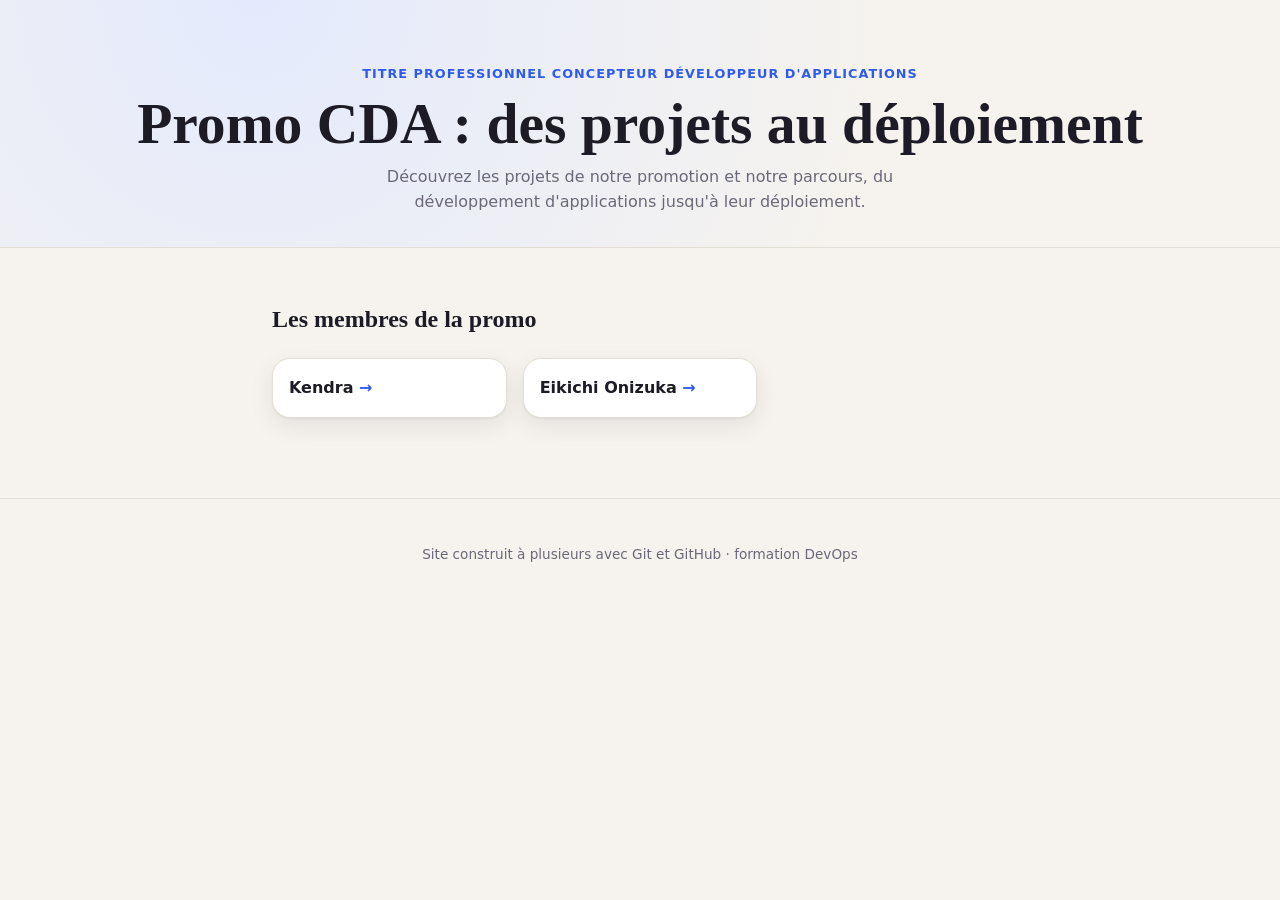
<file: index.html>
<!doctype html>
<html lang="fr">
	<head>
		<meta charset="UTF-8" />
		<meta name="viewport" content="width=device-width, initial-scale=1.0" />
		<title>Promo CDA</title>
		<link rel="stylesheet" href="style.css" />
	</head>
	<body>
		<header class="hero">
			<p class="hero__kicker">
				Titre professionnel Concepteur Développeur d'Applications
			</p>
			<h1 class="hero__title">Promo CDA : des projets au déploiement</h1>
			<p class="hero__intro">
				Découvrez les projets de notre promotion et notre parcours, du
				développement d'applications jusqu'à leur déploiement.
			</p>
		</header>

		<main class="container">
			<h2 class="section-title">Les membres de la promo</h2>

			<ul class="promo">
				<li><a href="cartes/kendra.html">Kendra</a></li>
				<li><a href="cartes/mentor.html">Eikichi Onizuka</a></li>
				<!-- chacun ajoute sa ligne ICI, juste au-dessus de ce commentaire -->
			</ul>
		</main>

		<footer class="footer">
			<p>Site construit à plusieurs avec Git et GitHub · formation DevOps</p>
		</footer>
	</body>
</html>
</file>
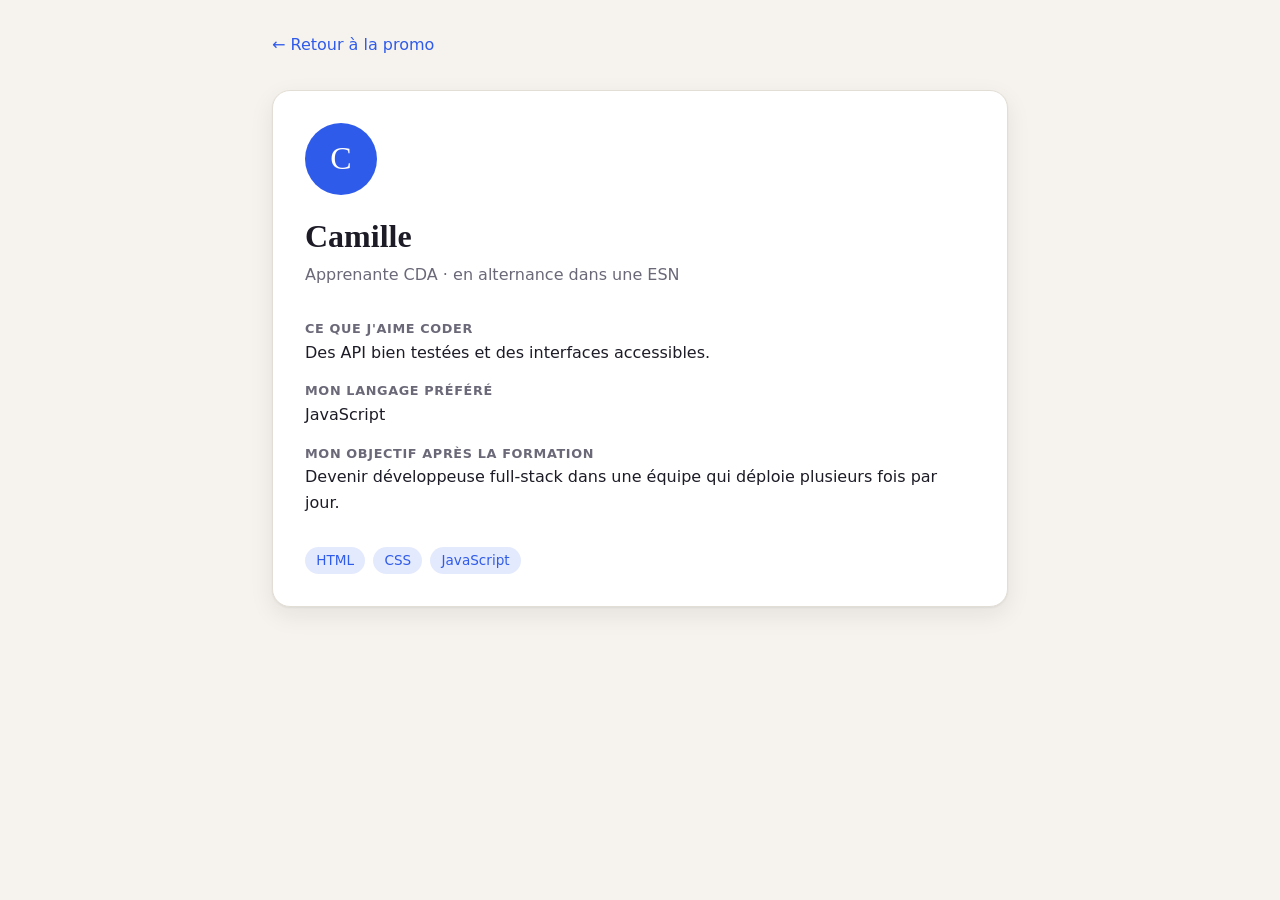
<file: cartes/exemple.html>
<!doctype html>
<html lang="fr">
  <head>
    <meta charset="UTF-8" />
    <meta name="viewport" content="width=device-width, initial-scale=1.0" />
    <title>Camille · Promo CDA</title>
    <link rel="stylesheet" href="../style.css" />
  </head>
  <body>
    <main class="container">
      <a class="back" href="../index.html">← Retour à la promo</a>

      <!-- Copiez ce fichier en cartes/<prenom>.html puis remplacez le contenu. -->
      <article class="card">
        <div class="card__avatar" aria-hidden="true">C</div>
        <h1 class="card__name">Camille</h1>
        <p class="card__role">Apprenante CDA · en alternance dans une ESN</p>

        <dl class="card__facts">
          <dt>Ce que j'aime coder</dt>
          <dd>Des API bien testées et des interfaces accessibles.</dd>

          <dt>Mon langage préféré</dt>
          <dd>JavaScript</dd>

          <dt>Mon objectif après la formation</dt>
          <dd>Devenir développeuse full-stack dans une équipe qui déploie plusieurs fois par jour.</dd>
        </dl>

        <ul class="card__tags">
          <li>HTML</li>
          <li>CSS</li>
          <li>JavaScript</li>
        </ul>
      </article>
    </main>
  </body>
</html>
</file>
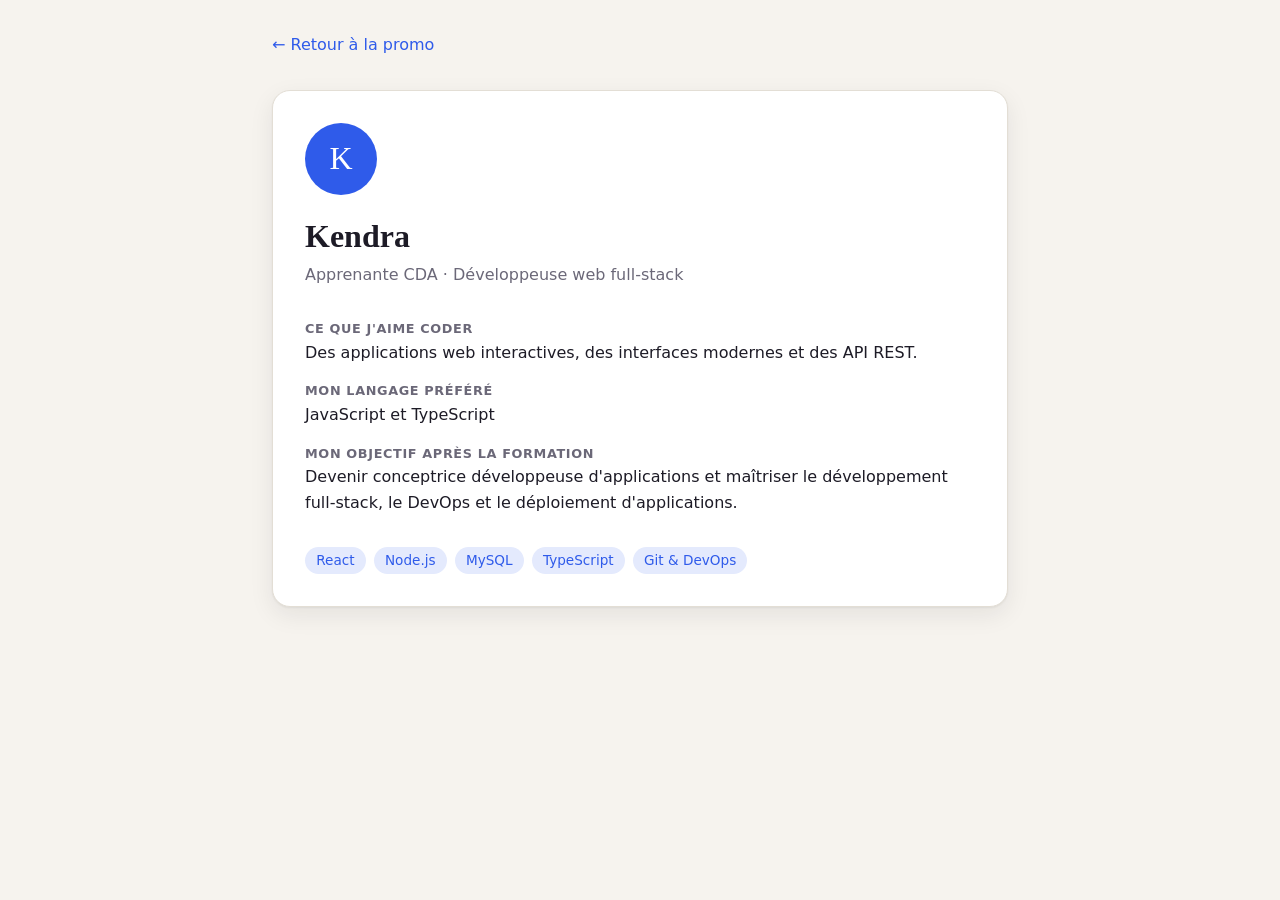
<file: cartes/kendra.html>
<!doctype html>
<html lang="fr">
	<head>
		<meta charset="UTF-8" />
		<meta name="viewport" content="width=device-width, initial-scale=1.0" />
		<title>Kendra · Promo CDA</title>
		<link rel="stylesheet" href="../style.css" />
	</head>
	<body>
		<main class="container">
			<a class="back" href="../index.html"> ← Retour à la promo </a>

			<article class="card">
				<div class="card__avatar" aria-hidden="true">K</div>

				<h1 class="card__name">Kendra</h1>

				<p class="card__role">Apprenante CDA · Développeuse web full-stack</p>

				<dl class="card__facts">
					<dt>Ce que j'aime coder</dt>
					<dd>
						Des applications web interactives, des interfaces modernes et des
						API REST.
					</dd>

					<dt>Mon langage préféré</dt>
					<dd>JavaScript et TypeScript</dd>

					<dt>Mon objectif après la formation</dt>
					<dd>
						Devenir conceptrice développeuse d'applications et maîtriser le
						développement full-stack, le DevOps et le déploiement
						d'applications.
					</dd>
				</dl>

				<ul class="card__tags">
					<li>React</li>
					<li>Node.js</li>
					<li>MySQL</li>
					<li>TypeScript</li>
					<li>Git & DevOps</li>
				</ul>
			</article>
		</main>
	</body>
</html>
</file>
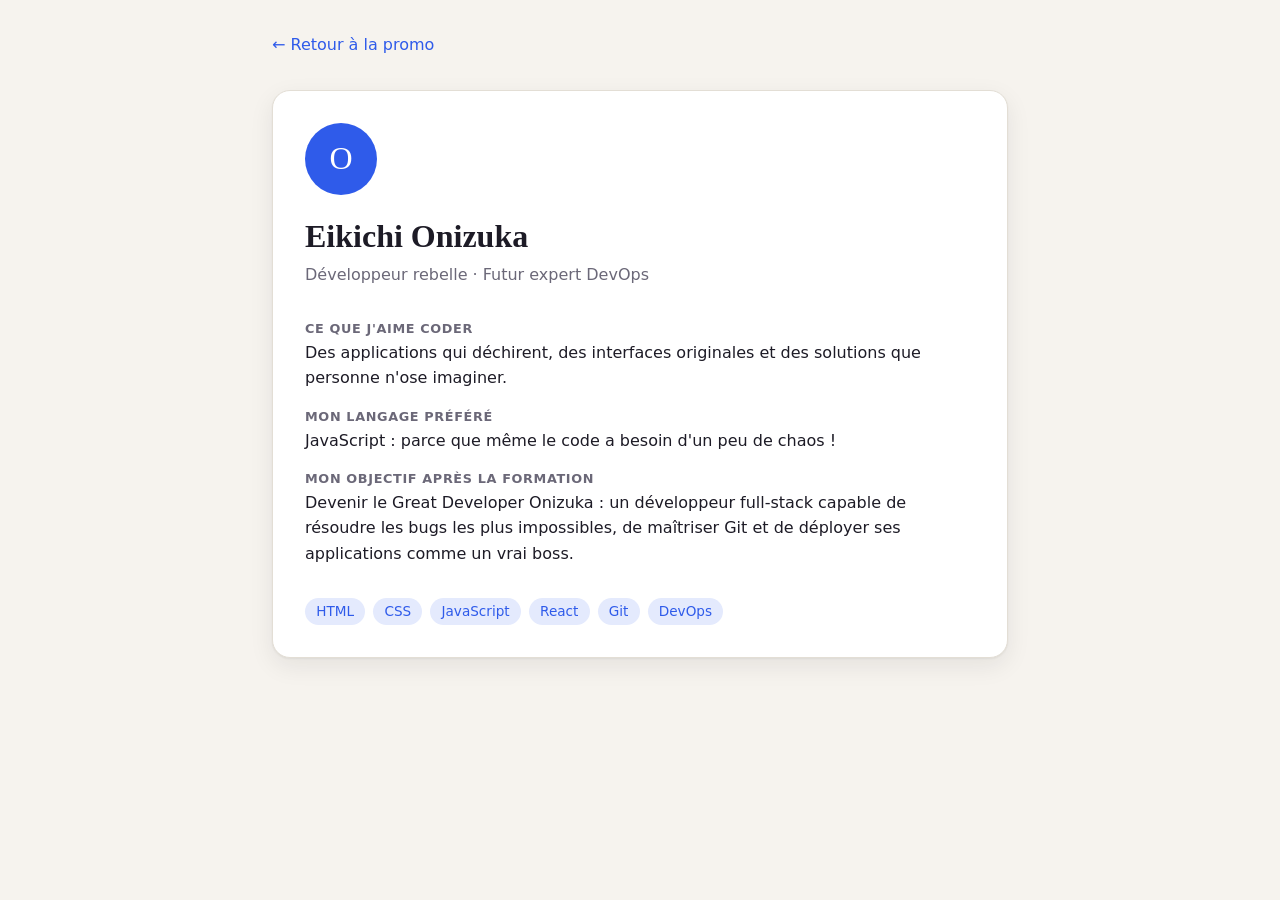
<file: cartes/mentor.html>
<!doctype html>
<html lang="fr">
  <head>
    <meta charset="UTF-8" />
    <meta name="viewport" content="width=device-width, initial-scale=1.0" />
    <title>Eikichi Onizuka · Promo CDA</title>
    <link rel="stylesheet" href="../style.css" />
  </head>

  <body>
    <main class="container">
      <a class="back" href="../index.html">← Retour à la promo</a>

      <article class="card">
        <div class="card__avatar" aria-hidden="true">O</div>

        <h1 class="card__name">Eikichi Onizuka</h1>
        <p class="card__role">
          Développeur rebelle · Futur expert DevOps
        </p>

        <dl class="card__facts">
          <dt>Ce que j'aime coder</dt>
          <dd>
            Des applications qui déchirent, des interfaces
            originales et des solutions que personne
            n'ose imaginer.
          </dd>

          <dt>Mon langage préféré</dt>
          <dd>
            JavaScript : parce que même le code a besoin
            d'un peu de chaos !
          </dd>

          <dt>Mon objectif après la formation</dt>
          <dd>
            Devenir le Great Developer Onizuka :
            un développeur full-stack capable de
            résoudre les bugs les plus impossibles,
            de maîtriser Git et de déployer ses
            applications comme un vrai boss.
          </dd>
        </dl>

        <ul class="card__tags">
          <li>HTML</li>
          <li>CSS</li>
          <li>JavaScript</li>
          <li>React</li>
          <li>Git</li>
          <li>DevOps</li>
        </ul>
      </article>
    </main>
  </body>
</html>
</file>
<file: style.css>
/* ==========================================================================
   Site « Promo CDA » : feuille de style commune à toutes les pages.
   Les couleurs, tailles et espacements sont définis UNE fois ci-dessous
   (variables CSS) : modifiez-les ici plutôt que dans chaque règle.
   ========================================================================== */

:root {
  --color-bg: #f6f3ee;
  --color-surface: #ffffff;
  --color-ink: #1d1b26;
  --color-muted: #6b6878;
  --color-accent: #2f5bea;
  --color-accent-soft: #e4eafd;
  --color-border: #e3ded5;

  --font-body: system-ui, -apple-system, 'Segoe UI', Roboto, sans-serif;
  --font-title: Georgia, 'Times New Roman', serif;

  --radius-s: 6px;
  --radius-l: 18px;
  --space-s: 0.5rem;
  --space-m: 1rem;
  --space-l: 2rem;
  --space-xl: 4rem;

  --shadow: 0 1px 2px rgb(29 27 38 / 6%), 0 8px 24px rgb(29 27 38 / 8%);
}

* {
  box-sizing: border-box;
}

body {
  margin: 0;
  font-family: var(--font-body);
  line-height: 1.6;
  color: var(--color-ink);
  background: var(--color-bg);
}

a {
  color: var(--color-accent);
}

a:focus-visible {
  outline: 3px solid var(--color-accent);
  outline-offset: 3px;
  border-radius: var(--radius-s);
}

.container {
  max-width: 48rem;
  margin: 0 auto;
  padding: var(--space-l) var(--space-m) var(--space-xl);
}

/* ---------- En-tête de la page d'accueil ---------------------------------- */
.hero {
  padding: var(--space-xl) var(--space-m) var(--space-l);
  text-align: center;
  background:
    radial-gradient(circle at 20% 0%, var(--color-accent-soft), transparent 60%),
    var(--color-bg);
  border-bottom: 1px solid var(--color-border);
}

.hero__kicker {
  margin: 0;
  font-size: 0.8rem;
  font-weight: 600;
  letter-spacing: 0.08em;
  text-transform: uppercase;
  color: var(--color-accent);
}

.hero__title {
  margin: var(--space-s) 0;
  font-family: var(--font-title);
  font-size: clamp(2.2rem, 6vw, 3.6rem);
  line-height: 1.1;
}

.hero__intro {
  max-width: 32rem;
  margin: 0 auto;
  color: var(--color-muted);
}

.section-title {
  font-family: var(--font-title);
  font-size: 1.5rem;
}

/* ---------- Liste des membres --------------------------------------------- */
.promo {
  display: grid;
  grid-template-columns: repeat(auto-fill, minmax(12rem, 1fr));
  gap: var(--space-m);
  padding: 0;
  list-style: none;
}

.promo a {
  display: block;
  padding: var(--space-m);
  font-weight: 600;
  text-decoration: none;
  color: var(--color-ink);
  background: var(--color-surface);
  border: 1px solid var(--color-border);
  border-radius: var(--radius-l);
  box-shadow: var(--shadow);
  transition: transform 150ms ease, border-color 150ms ease;
}

.promo a::after {
  content: ' →';
  color: var(--color-accent);
}

.promo a:hover {
  transform: translateY(-2px);
  border-color: var(--color-accent);
}

/* ---------- Carte d'un membre --------------------------------------------- */
.back {
  display: inline-block;
  margin-bottom: var(--space-l);
  text-decoration: none;
}

.card {
  padding: var(--space-l);
  background: var(--color-surface);
  border: 1px solid var(--color-border);
  border-radius: var(--radius-l);
  box-shadow: var(--shadow);
}

.card__avatar {
  display: grid;
  place-items: center;
  width: 4.5rem;
  height: 4.5rem;
  font-family: var(--font-title);
  font-size: 2rem;
  color: var(--color-surface);
  background: var(--color-accent);
  border-radius: 50%;
}

.card__name {
  margin: var(--space-m) 0 0;
  font-family: var(--font-title);
  font-size: 2rem;
}

.card__role {
  margin: 0 0 var(--space-l);
  color: var(--color-muted);
}

.card__facts dt {
  font-size: 0.8rem;
  font-weight: 600;
  letter-spacing: 0.05em;
  text-transform: uppercase;
  color: var(--color-muted);
}

.card__facts dd {
  margin: 0 0 var(--space-m);
}

.card__tags {
  display: flex;
  flex-wrap: wrap;
  gap: var(--space-s);
  padding: 0;
  margin: var(--space-l) 0 0;
  list-style: none;
}

.card__tags li {
  padding: 0.15rem 0.7rem;
  font-size: 0.85rem;
  color: var(--color-accent);
  background: var(--color-accent-soft);
  border-radius: 999px;
}

/* ---------- Pied de page --------------------------------------------------- */
.footer {
  padding: var(--space-l) var(--space-m);
  font-size: 0.85rem;
  text-align: center;
  color: var(--color-muted);
  border-top: 1px solid var(--color-border);
}

@media (prefers-reduced-motion: reduce) {
  .promo a {
    transition: none;
  }
}
</file>
